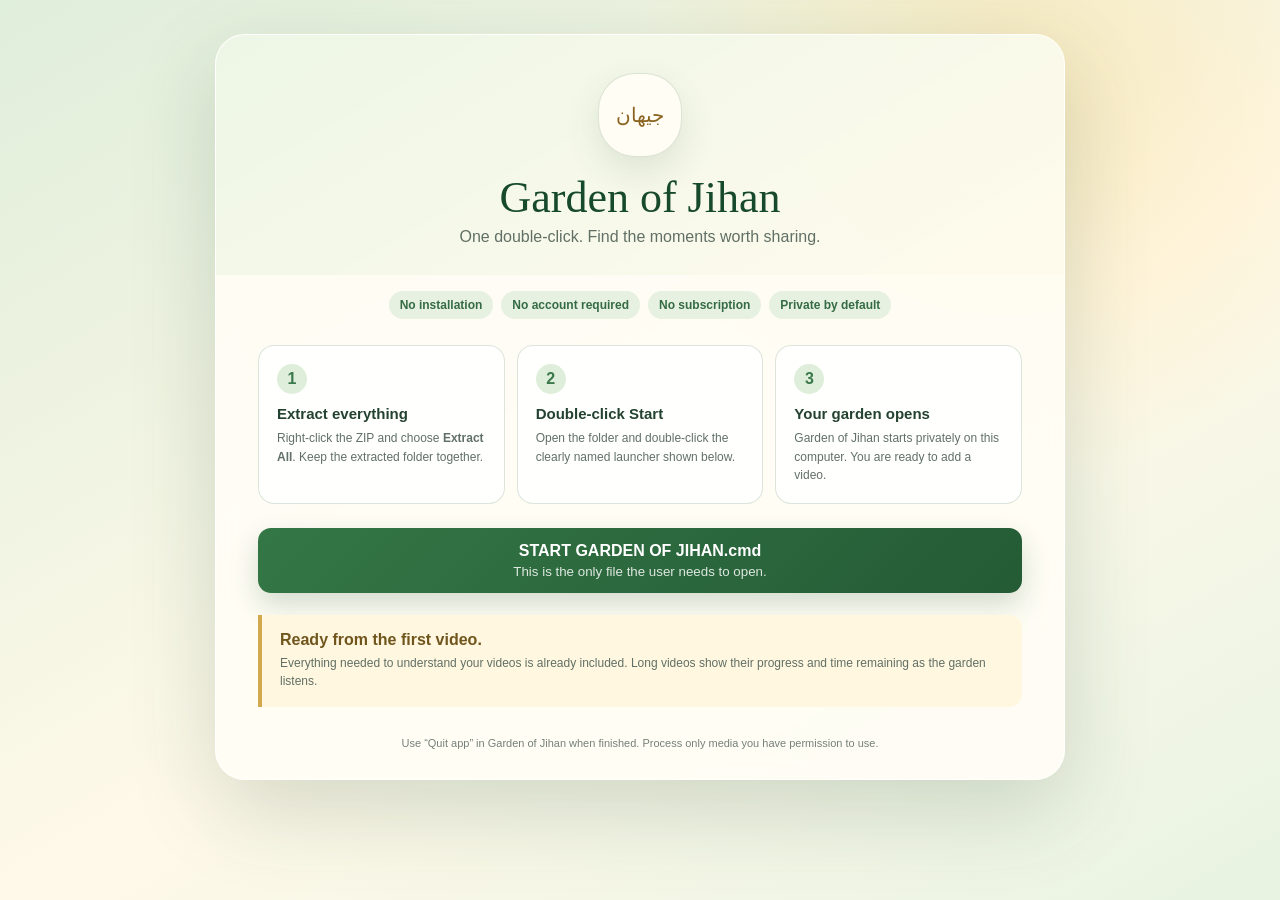
<file: scripts/portable/START-HERE.html>
<!doctype html>
<html lang="en">
<head>
  <meta charset="utf-8">
  <meta name="viewport" content="width=device-width,initial-scale=1">
  <title>Start Garden of Jihan</title>
  <style>
    :root{color-scheme:light;--deep:#174a2c;--green:#39794b;--cream:#fffaf0;--muted:#617066;--line:rgba(42,92,54,.16)}
    *{box-sizing:border-box}body{margin:0;min-height:100vh;padding:34px 18px;font-family:Segoe UI,Arial,sans-serif;color:#23422f;background:radial-gradient(circle at 80% 10%,rgba(251,215,132,.38),transparent 30%),linear-gradient(150deg,#dfeeda,#fff9e9 56%,#e8f3e2)}
    main{width:min(850px,100%);margin:auto;overflow:hidden;border:1px solid rgba(255,255,255,.85);border-radius:30px;background:rgba(255,253,246,.9);box-shadow:0 30px 85px rgba(28,74,42,.18);backdrop-filter:blur(14px)}
    header{padding:38px 42px 29px;text-align:center;background:linear-gradient(150deg,rgba(236,246,229,.94),rgba(255,250,234,.75))}.mark{width:84px;height:84px;margin:auto;display:grid;place-items:center;border-radius:44%;font:20px Georgia,serif;color:#8b6420;background:#fffdf4;border:1px solid var(--line);box-shadow:0 14px 35px rgba(41,83,49,.12)}h1{margin:15px 0 5px;font:500 44px Georgia,serif;color:var(--deep)}header p{margin:0;color:var(--muted)}
    section{padding:30px 42px}.promise{display:flex;justify-content:center;gap:8px;flex-wrap:wrap;margin:-14px auto 26px}.promise span{padding:7px 11px;border-radius:999px;background:#e7f1e1;color:#356b44;font-size:12px;font-weight:700}.steps{display:grid;grid-template-columns:repeat(3,1fr);gap:12px}.step{padding:18px;border:1px solid var(--line);border-radius:16px;background:rgba(255,255,255,.76)}.step b{width:30px;height:30px;display:grid;place-items:center;margin-bottom:11px;border-radius:50%;background:#dfeeda;color:var(--green)}.step h2{margin:0 0 7px;font-size:15px}.step p,.note p{margin:0;color:var(--muted);font-size:12px;line-height:1.55}.launcher{display:block;margin:24px auto 7px;padding:14px 20px;border-radius:13px;text-align:center;background:linear-gradient(135deg,#347746,#245b35);color:white;font-weight:800;box-shadow:0 12px 28px rgba(37,92,54,.2)}.launcher small{display:block;margin-top:4px;font-weight:400;opacity:.84}.note{margin-top:22px;padding:16px 18px;border-left:4px solid #d2a94e;border-radius:0 13px 13px 0;background:#fff7df}.note strong{display:block;margin-bottom:5px;color:#70551d}.footer{text-align:center;padding:0 40px 30px;color:#758079;font-size:11px}
    @media(max-width:650px){body{padding:12px}main{border-radius:20px}header,section{padding:26px 20px}h1{font-size:32px}.steps{grid-template-columns:1fr}.step{display:grid;grid-template-columns:38px 1fr;column-gap:8px}.step b{grid-row:1/3;margin:0}.step h2{align-self:end}}
  </style>
</head>
<body>
  <main>
    <header><div class="mark" lang="ar">جيهان</div><h1>Garden of Jihan</h1><p>One double-click. Find the moments worth sharing.</p></header>
    <section>
      <div class="promise"><span>No installation</span><span>No account required</span><span>No subscription</span><span>Private by default</span></div>
      <div class="steps">
        <article class="step"><b>1</b><h2>Extract everything</h2><p>Right-click the ZIP and choose <strong>Extract All</strong>. Keep the extracted folder together.</p></article>
        <article class="step"><b>2</b><h2>Double-click Start</h2><p>Open the folder and double-click the clearly named launcher shown below.</p></article>
        <article class="step"><b>3</b><h2>Your garden opens</h2><p>Garden of Jihan starts privately on this computer. You are ready to add a video.</p></article>
      </div>
      <div class="launcher">START GARDEN OF JIHAN.cmd<small>This is the only file the user needs to open.</small></div>
      <div class="note"><strong>Ready from the first video.</strong><p>Everything needed to understand your videos is already included. Long videos show their progress and time remaining as the garden listens.</p></div>
    </section>
    <div class="footer">Use “Quit app” in Garden of Jihan when finished. Process only media you have permission to use.</div>
  </main>
</body>
</html>
</file>
